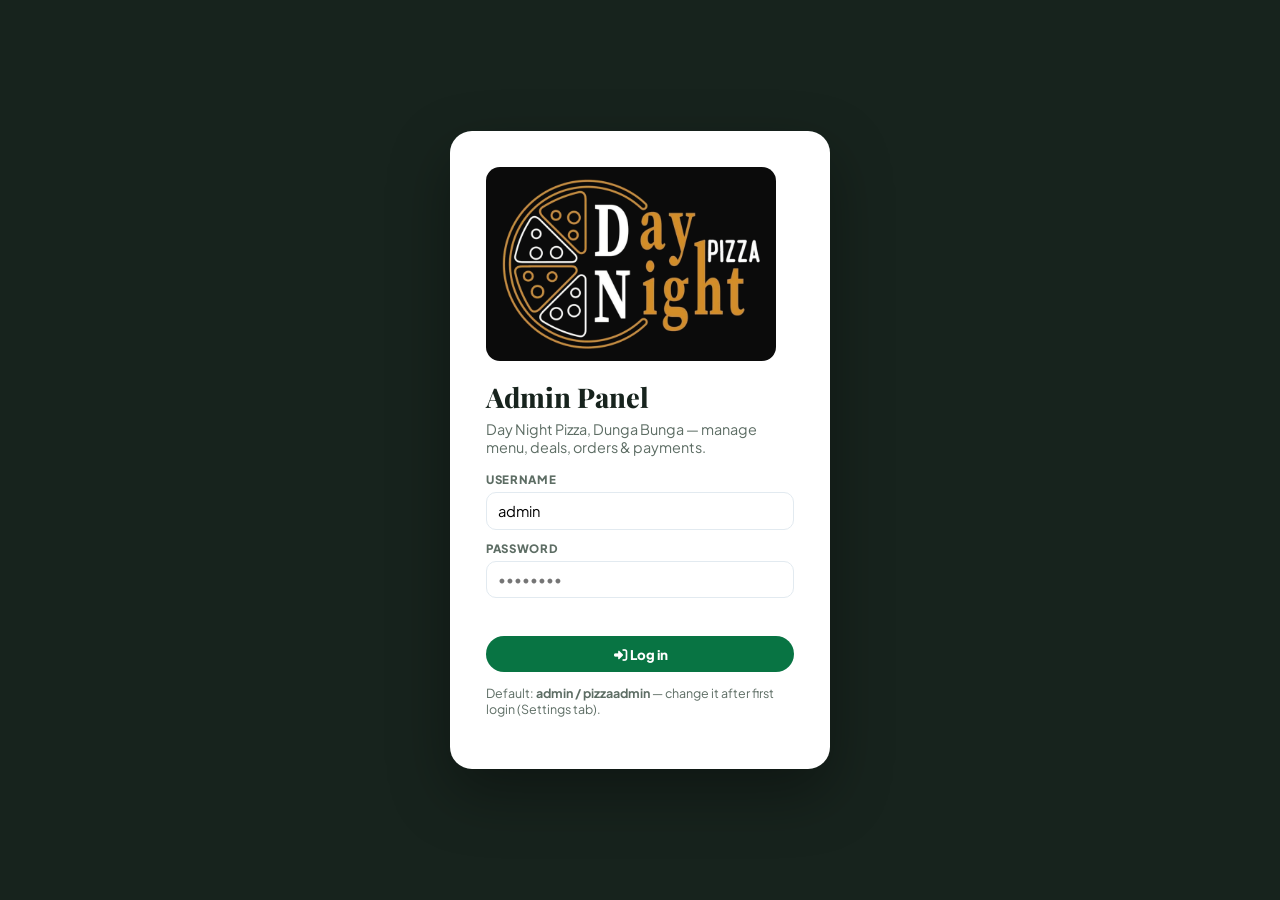
<file: static/admin.html>
<!DOCTYPE html>
<html lang="en">
<head>
<meta charset="UTF-8">
<meta name="viewport" content="width=device-width, initial-scale=1.0">
<title>Day Night Pizza — Admin Panel</title>
<link rel="icon" href="Pizzaimages/daynight-favicon.png">
<link rel="stylesheet" href="assets/fonts/fonts.css">
<link rel="stylesheet" href="assets/fontawesome/css/all.min.css">
<style>
:root{--green:#087443;--green-deep:#0f672f;--forest:#17231d;--forest-2:#173c2b;--ink:#181513;--gold:#d7ad55;--red:#a91117;--cream:#fff8ec;--paper:#fffdf7;--line:#e2eaf0;--muted:#5d6d64}
*{margin:0;padding:0;box-sizing:border-box}
body{font-family:'Plus Jakarta Sans',sans-serif;background:#f4f6f3;color:var(--forest)}
button{font-family:inherit;cursor:pointer}
input,select,textarea{font-family:inherit;font-size:.92rem;border:1.5px solid var(--line);border-radius:10px;padding:.55rem .7rem;width:100%;background:#fff}
label{font-size:.72rem;font-weight:800;letter-spacing:.06em;text-transform:uppercase;color:var(--muted);display:block;margin:.7rem 0 .3rem}
.btn{background:var(--green);color:#fff;border:none;font-weight:800;border-radius:999px;padding:.6rem 1.3rem}
.btn:hover{background:var(--green-deep)}
.btn.dark{background:var(--forest)} .btn.red{background:var(--red)} .btn.gold{background:var(--gold);color:var(--ink)}
.btn.sm{padding:.35rem .9rem;font-size:.8rem}
/* login */
#loginView{min-height:100dvh;display:flex;align-items:center;justify-content:center;background:var(--forest);padding:20px}
.login-card{background:#fff;border-radius:22px;padding:36px;max-width:380px;width:100%;box-shadow:0 24px 60px rgba(0,0,0,.35)}
.login-card img{width:100%;max-width:290px;height:auto;background:#0b0b0b;border-radius:14px;padding:12px 16px;margin-bottom:14px}
.login-card h1{font-family:'Playfair Display',serif;font-size:1.7rem}
.login-card p{color:var(--muted);font-size:.9rem;margin:.3rem 0 1rem}
.err{color:var(--red);font-size:.85rem;font-weight:700;min-height:1.2em}
/* layout */
#appView{display:none;min-height:100dvh;grid-template-columns:230px 1fr}
aside{background:var(--ink);color:#e9e4da;padding:22px 0;position:sticky;top:0;height:100dvh;display:flex;flex-direction:column}
aside .brand{padding:0 20px 18px;border-bottom:1px solid rgba(255,255,255,.12);display:flex;gap:.6rem;align-items:center}
aside .brand img{height:38px}
aside .brand b{font-family:'Playfair Display',serif;color:#fff}
aside nav{padding:14px 10px;display:flex;flex-direction:column;gap:4px}
aside nav button{background:none;border:none;color:#cfc9bd;text-align:left;font-weight:700;font-size:.92rem;padding:.65rem .8rem;border-radius:10px;display:flex;gap:.6rem;align-items:center}
aside nav button:hover{background:rgba(255,255,255,.08);color:#fff}
aside nav button.active{background:var(--green);color:#fff}
aside .logout{margin-top:auto;padding:0 10px}
main{padding:26px 30px;overflow-x:auto}
main h2{font-family:'Playfair Display',serif;font-size:1.8rem;margin-bottom:.2rem}
main .sub{color:var(--muted);margin-bottom:1.2rem;font-size:.92rem}
.tab{display:none}.tab.show{display:block}
.cards{display:grid;grid-template-columns:repeat(auto-fit,minmax(180px,1fr));gap:16px;margin-bottom:22px}
.stat{background:#fff;border:1px solid var(--line);border-radius:16px;padding:18px}
.stat b{font-family:'Playfair Display',serif;font-size:1.9rem;display:block}
.stat span{color:var(--muted);font-size:.82rem;font-weight:700}
table{width:100%;border-collapse:collapse;background:#fff;border:1px solid var(--line);border-radius:14px;overflow:hidden;font-size:.88rem}
th{background:var(--forest);color:#fff;text-align:left;padding:.65rem .8rem;font-size:.75rem;letter-spacing:.05em;text-transform:uppercase}
td{padding:.6rem .8rem;border-top:1px solid var(--line);vertical-align:middle}
td img{width:44px;height:44px;border-radius:8px;object-fit:cover}
.pill{font-size:.7rem;font-weight:800;padding:.25rem .6rem;border-radius:999px;background:#eef3ee;color:var(--forest-2);white-space:nowrap}
.pill.on{background:#e4f8ec;color:var(--green-deep)} .pill.off{background:#fdecec;color:var(--red)}
.pill.st-Pending{background:#fff3d6;color:#8a6100}.pill.st-Delivered{background:#e4f8ec;color:var(--green-deep)}.pill.st-Cancelled{background:#fdecec;color:var(--red)}
.panel{background:#fff;border:1px solid var(--line);border-radius:16px;padding:20px;margin-bottom:20px}
.panel h3{font-family:'Playfair Display',serif;font-size:1.2rem;margin-bottom:.4rem}
.grid2{display:grid;grid-template-columns:1fr 1fr;gap:0 18px}
.grid3{display:grid;grid-template-columns:1fr 1fr 1fr;gap:0 18px}}
.row-actions{display:flex;gap:.4rem}
.icon-btn{border:1.5px solid var(--line);background:#fff;border-radius:8px;width:32px;height:32px;font-size:.8rem}
.icon-btn:hover{border-color:var(--green);color:var(--green-deep)}
.toast{position:fixed;bottom:24px;left:50%;transform:translate(-50%,80px);background:var(--forest);color:#fff;font-weight:700;padding:.7rem 1.3rem;border-radius:999px;transition:.3s;z-index:50}
.toast.show{transform:translate(-50%,0)}
.note{background:var(--cream);border:1px solid #f0dfae;border-radius:12px;padding:.8rem 1rem;font-size:.85rem;margin:.8rem 0}
@media(max-width:860px){#appView{grid-template-columns:1fr}aside{position:static;height:auto}.grid2,.grid3{grid-template-columns:1fr}}
</style>
</head>
<body>

<!-- ================= LOGIN ================= -->
<div id="loginView">
  <form class="login-card" id="loginForm">
    <img src="Pizzaimages/daynight-logo.png" alt="Day Night Pizza">
    <h1>Admin Panel</h1>
    <p>Day Night Pizza, Dunga Bunga — manage menu, deals, orders &amp; payments.</p>
    <label>Username</label>
    <input id="loginUser" autocomplete="username" value="admin">
    <label>Password</label>
    <input id="loginPass" type="password" autocomplete="current-password" placeholder="••••••••">
    <p class="err" id="loginErr"></p>
    <button class="btn" style="width:100%" type="submit"><i class="fa-solid fa-right-to-bracket"></i> Log in</button>
    <p style="margin-top:.8rem;font-size:.78rem">Default: <b>admin / pizzaadmin</b> — change it after first login (Settings tab).</p>
  </form>
</div>

<!-- ================= APP ================= -->
<div id="appView">
  <aside>
    <div class="brand"><img src="Pizzaimages/daynight-emblem.png" alt=""><b>Day Night Pizza<br><small style="font-family:'Plus Jakarta Sans';font-size:.62rem;letter-spacing:.25em;color:var(--gold)">ADMIN</small></b></div>
    <nav id="tabs">
      <button data-tab="dashboard" class="active"><i class="fa-solid fa-gauge"></i> Dashboard</button>
      <button data-tab="products"><i class="fa-solid fa-pizza-slice"></i> Products</button>
      <button data-tab="deals"><i class="fa-solid fa-tags"></i> Deals</button>
      <button data-tab="branches"><i class="fa-solid fa-store"></i> Branches</button>
      <button data-tab="orders"><i class="fa-solid fa-receipt"></i> Orders</button>
      <button data-tab="payments"><i class="fa-solid fa-credit-card"></i> Payments</button>
      <button data-tab="settings"><i class="fa-solid fa-gear"></i> Settings</button>
    </nav>
    <div class="logout">
      <button class="btn dark" id="viewSite" style="width:100%;margin-bottom:.5rem"><i class="fa-solid fa-globe"></i> View Website</button>
      <button class="btn red" id="logoutBtn" style="width:100%"><i class="fa-solid fa-right-from-bracket"></i> Log out</button>
    </div>
  </aside>

  <main>
    <!-- DASHBOARD -->
    <section class="tab show" id="tab-dashboard">
      <h2>Dashboard</h2>
      <p class="sub">Your store at a glance.</p>
      <div class="cards">
        <div class="stat"><b id="stOrders">–</b><span>Total orders</span></div>
        <div class="stat"><b id="stRevenue">–</b><span>Revenue (Rs.)</span></div>
        <div class="stat"><b id="stPending">–</b><span>Pending orders</span></div>
        <div class="stat"><b id="stProducts">–</b><span>Products</span></div>
      </div>
      <div class="panel">
        <h3>Recent orders</h3>
        <div id="recentOrders"></div>
      </div>
    </section>

    <!-- PRODUCTS -->
    <section class="tab" id="tab-products">
      <h2>Products</h2>
      <p class="sub">Add, edit or remove pizzas. Changes appear on the website immediately.</p>
      <div class="panel">
        <h3 id="prodFormTitle">Add a product</h3>
        <form id="prodForm">
          <input type="hidden" id="pId">
          <div class="grid2">
            <div><label>Name</label><input id="pName" required placeholder="e.g. Zinger Pizza"></div>
            <div><label>Tagline</label><input id="pTag" placeholder="Short tasty description"></div>
          </div>
          <div class="grid3">
            <div><label>Small price (Rs.) — optional</label><input id="pSmall" type="number" min="0" placeholder="230"></div>
            <div><label>Medium price (Rs.)</label><input id="pMed" type="number" min="0" placeholder="420"></div>
            <div><label>Large price (Rs.)</label><input id="pLarge" type="number" min="0" placeholder="680"></div>
          </div>
          <label>Product image</label>
          <div style="display:flex;gap:.6rem;align-items:center;flex-wrap:wrap">
            <input id="pImage" placeholder="Pizzaimages/Fajitapizza.png" style="flex:1;min-width:220px">
            <input type="file" id="pFile" accept="image/*" style="width:auto;border:none;padding:0">
            <button type="button" class="btn sm gold" id="pUploadBtn"><i class="fa-solid fa-upload"></i> Upload</button>
          </div>
          <div style="display:flex;gap:1.4rem;margin-top:.9rem;align-items:center;flex-wrap:wrap">
            <label style="margin:0;display:flex;gap:.4rem;align-items:center;text-transform:none;letter-spacing:0;font-size:.88rem"><input type="checkbox" id="pBest" style="width:auto"> Best seller ★</label>
            <label style="margin:0;display:flex;gap:.4rem;align-items:center;text-transform:none;letter-spacing:0;font-size:.88rem"><input type="checkbox" id="pActive" checked style="width:auto"> Visible on website</label>
            <button class="btn" type="submit"><i class="fa-solid fa-floppy-disk"></i> Save product</button>
            <button class="btn dark" type="button" id="pReset">Clear</button>
          </div>
        </form>
      </div>
      <div id="prodTable"></div>
    </section>

    <!-- DEALS -->
    <section class="tab" id="tab-deals">
      <h2>Deals</h2>
      <p class="sub">Combo deals shown on the website's Deals section.</p>
      <div class="panel">
        <h3 id="dealFormTitle">Add a deal</h3>
        <form id="dealForm">
          <input type="hidden" id="dId">
          <div class="grid3">
            <div><label>Badge (emoji + text)</label><input id="dBadge" placeholder="🔥 DEAL 5"></div>
            <div><label>Name</label><input id="dName" required placeholder="Family Night Deal"></div>
            <div><label>Price (Rs.)</label><input id="dPrice" type="number" min="0" required placeholder="1999"></div>
          </div>
          <label>Description</label>
          <input id="dDesc" placeholder="What is included in this deal?">
          <label>Fixed contents (optional — e.g. "Large Tikka Pizza + Large Fajita Pizza")</label>
          <input id="dFixed" placeholder="">
          <label style="margin-top:.9rem;display:flex;gap:.4rem;align-items:center;text-transform:none;letter-spacing:0;font-size:.88rem"><input type="checkbox" id="dActive" checked style="width:auto"> Visible on website</label>
          <p style="margin-top:.8rem"><button class="btn" type="submit"><i class="fa-solid fa-floppy-disk"></i> Save deal</button>
          <button class="btn dark" type="button" id="dReset">Clear</button></p>
        </form>
      </div>
      <div id="dealTable"></div>
    </section>

    <!-- BRANCHES -->
    <section class="tab" id="tab-branches">
      <h2>Branches</h2>
      <p class="sub">Branch cards, phone numbers and opening hours (open/closed status is calculated from these hours).</p>
      <div class="panel">
        <h3 id="branchFormTitle">Add a branch</h3>
        <form id="branchForm">
          <input type="hidden" id="bId">
          <div class="grid2">
            <div><label>Branch name</label><input id="bName" required placeholder="Branch #7"></div>
            <div><label>Short address</label><input id="bShort" placeholder="Main Boulevard, Gulberg"></div>
          </div>
          <label>Full address</label>
          <input id="bAddr" placeholder="Street, area, Lahore">
          <div class="grid3">
            <div><label>Phone</label><input id="bPhone" placeholder="03xx-xxxxxxx"></div>
            <div><label>Opens (24h)</label><input id="bOpen" type="number" min="0" max="23" value="12"></div>
            <div><label>Closes (24h)</label><input id="bClose" type="number" min="0" max="23" value="4"></div>
          </div>
          <label>Timing text (shown on site)</label>
          <input id="bTiming" placeholder="12 PM to 4 AM">
          <label style="margin-top:.9rem;display:flex;gap:.4rem;align-items:center;text-transform:none;letter-spacing:0;font-size:.88rem"><input type="checkbox" id="bActive" checked style="width:auto"> Visible on website</label>
          <p style="margin-top:.8rem"><button class="btn" type="submit"><i class="fa-solid fa-floppy-disk"></i> Save branch</button>
          <button class="btn dark" type="button" id="bReset">Clear</button></p>
        </form>
      </div>
      <div id="branchTable"></div>
    </section>

    <!-- ORDERS -->
    <section class="tab" id="tab-orders">
      <h2>Orders</h2>
      <p class="sub">Every order placed on the website lands here. Update the status as you prepare and deliver.</p>
      <div id="orderTable"></div>
    </section>

    <!-- PAYMENTS -->
    <section class="tab" id="tab-payments">
      <h2>Payment Gateway</h2>
      <p class="sub">Connect a payment provider so customers can pay online at checkout.</p>
      <div class="panel">
        <h3>Gateway settings</h3>
        <form id="payForm">
          <div class="grid2">
            <div><label>Provider</label>
              <select id="payProvider">
                <option value="none">None — Cash on Delivery only</option>
                <option value="stripe">Stripe (cards)</option>
                <option value="jazzcash">JazzCash</option>
                <option value="easypaisa">EasyPaisa</option>
              </select>
            </div>
            <div><label>Currency</label><input id="payCurrency" value="PKR"></div>
          </div>
          <div class="grid2">
            <div><label>Public key / Merchant ID</label><input id="payPublic" placeholder="pk_test_… or merchant id"></div>
            <div><label>Secret key / Password</label><input id="paySecret" type="password" placeholder="Leave blank to keep the saved one"></div>
          </div>
          <div style="display:flex;gap:1.4rem;margin-top:.9rem;flex-wrap:wrap">
            <label style="margin:0;display:flex;gap:.4rem;align-items:center;text-transform:none;letter-spacing:0;font-size:.88rem"><input type="checkbox" id="payEnabled" style="width:auto"> Enable online payments at checkout</label>
            <label style="margin:0;display:flex;gap:.4rem;align-items:center;text-transform:none;letter-spacing:0;font-size:.88rem"><input type="checkbox" id="payTest" checked style="width:auto"> Test mode</label>
          </div>
          <p style="margin-top:1rem"><button class="btn" type="submit"><i class="fa-solid fa-floppy-disk"></i> Save payment settings</button></p>
        </form>
        <div class="note"><b>How it works:</b> the secret key is stored only on the server and is never sent to the website. When a provider is enabled, checkout shows it next to Cash on Delivery. Until you paste <b>live</b> keys and switch off test mode, gateway payments run in <b>demo mode</b> — the order is recorded as "Gateway (demo — not charged)" and no real money moves. Going fully live also needs the provider's hosted payment page/redirect to be wired with your merchant account — keep the keys here and that final hookup is a small step.</div>
      </div>
    </section>

    <!-- SETTINGS -->
    <section class="tab" id="tab-settings">
      <h2>Website Settings</h2>
      <p class="sub">Texts that appear on the homepage — controlled from here.</p>
      <div class="panel">
        <h3>Homepage content</h3>
        <form id="siteForm">
          <label>Store name</label>
          <input id="sStore">
          <label>Hero headline (HTML allowed, e.g. &lt;em&gt;…&lt;/em&gt;)</label>
          <input id="sHeroTitle">
          <label>Hero text</label>
          <textarea id="sHeroLead" rows="3"></textarea>
          <label>Mega Deal banner title</label>
          <input id="sMegaTitle">
          <label>Mega Deal banner text</label>
          <input id="sMegaText">
          <p style="margin-top:1rem"><button class="btn" type="submit"><i class="fa-solid fa-floppy-disk"></i> Save website settings</button></p>
        </form>
      </div>
      <div class="panel">
        <h3>Change admin password</h3>
        <form id="passForm">
          <div class="grid2">
            <div><label>Current password</label><input id="pwCur" type="password"></div>
            <div><label>New password (min 6 characters)</label><input id="pwNew" type="password"></div>
          </div>
          <p style="margin-top:1rem"><button class="btn gold" type="submit"><i class="fa-solid fa-key"></i> Change password</button></p>
        </form>
      </div>
    </section>
  </main>
</div>

<div class="toast" id="toast">Saved</div>

<script>
const $ = id => document.getElementById(id);
let token = localStorage.getItem("pw_admin_token") || "";

async function api(path, opts = {}){
  const res = await fetch(path, { ...opts, headers: { "Content-Type": "application/json",
    ...(token ? { Authorization: "Bearer " + token } : {}), ...(opts.headers || {}) } });
  if (res.status === 401 && token){ logout(); throw new Error("Session expired — log in again"); }
  const data = await res.json().catch(() => ({}));
  if (!res.ok) throw new Error(data.detail || "Request failed");
  return data;
}
let toastTimer;
function toast(msg){ const t = $("toast"); t.textContent = msg; t.classList.add("show");
  clearTimeout(toastTimer); toastTimer = setTimeout(() => t.classList.remove("show"), 2200); }
const esc = s => String(s ?? "").replace(/[&<>"]/g, c => ({ "&":"&amp;", "<":"&lt;", ">":"&gt;", '"':"&quot;" }[c]));

/* ---------- auth ---------- */
function showApp(){ $("loginView").style.display = "none"; $("appView").style.display = "grid"; loadAll(); }
function logout(){ token = ""; localStorage.removeItem("pw_admin_token");
  $("appView").style.display = "none"; $("loginView").style.display = "flex"; }
$("loginForm").addEventListener("submit", async e => {
  e.preventDefault(); $("loginErr").textContent = "";
  try {
    const r = await fetch("/api/admin/login", { method: "POST", headers: { "Content-Type": "application/json" },
      body: JSON.stringify({ username: $("loginUser").value.trim(), password: $("loginPass").value }) });
    const d = await r.json();
    if (!r.ok) throw new Error(d.detail || "Login failed");
    token = d.token; localStorage.setItem("pw_admin_token", token); showApp();
  } catch (err) { $("loginErr").textContent = err.message; }
});
$("logoutBtn").addEventListener("click", () => { api("/api/admin/logout", { method: "POST" }).catch(() => {}); logout(); });
$("viewSite").addEventListener("click", () => window.open("/", "_blank"));

/* ---------- tabs ---------- */
document.querySelectorAll("#tabs button").forEach(b => b.addEventListener("click", () => {
  document.querySelectorAll("#tabs button").forEach(x => x.classList.remove("active"));
  b.classList.add("active");
  document.querySelectorAll(".tab").forEach(t => t.classList.remove("show"));
  $("tab-" + b.dataset.tab).classList.add("show");
  if (b.dataset.tab === "dashboard") loadStats();
  if (b.dataset.tab === "orders") loadOrders();
}));

/* ---------- dashboard ---------- */
async function loadStats(){
  const s = await api("/api/admin/stats");
  $("stOrders").textContent = s.total_orders;
  $("stRevenue").textContent = "Rs. " + Number(s.revenue).toLocaleString();
  $("stPending").textContent = s.pending;
  $("stProducts").textContent = s.products;
  $("recentOrders").innerHTML = s.recent_orders.length ? orderTableHTML(s.recent_orders, false)
    : "<p style='color:var(--muted)'>No orders yet — they will appear here as customers order.</p>";
}
function linkify(t){ return esc(t).replace(/(https?:\/\/[^\s]+)/g, u => `<a href="${u}" target="_blank" rel="noopener" style="color:var(--green);font-weight:700">\u{1F4CD} Live Location</a>`); }
window.__orderCache = {};
function cacheOrders(list){ (list || []).forEach(o => { window.__orderCache[o.id] = o; }); }
const SLIP_PRINT_CSS = "body{font-family:'Courier New',monospace;margin:0;padding:10px;color:#111}.slip{max-width:340px;margin:0 auto}.slip-head{text-align:center}.slip-head img{width:52px;height:52px;border-radius:50%}.slip-head h4{font-size:1.25rem;margin:.2rem 0}.slip-head p{font-size:.72rem;color:#444;line-height:1.5;margin:0}.slip-meta{display:flex;justify-content:space-between;gap:8px;font-size:.74rem;border-top:1px dashed #999;border-bottom:1px dashed #999;padding:.35rem 0;flex-wrap:wrap}.slip-table{width:100%;border-collapse:collapse;font-size:.78rem;margin:.4rem 0}.slip-table th{border-bottom:1px solid #999;text-align:left;padding:.25rem 0}.slip-table td{padding:.28rem 0;border-bottom:1px dotted #bbb;vertical-align:top}.slip-table .c{text-align:center}.slip-table .r{text-align:right}.slip-row{display:flex;justify-content:space-between;font-size:.8rem;padding:.2rem 0}.slip-row.grand{font-size:.95rem;border-top:1.5px solid #111;border-bottom:1.5px solid #111;padding:.35rem 0;margin:.25rem 0}.slip-cust{font-size:.76rem;border-top:1px dashed #999;padding-top:.45rem;line-height:1.55;word-break:break-word}.slip-foot{text-align:center;font-size:.72rem;color:#444;margin-top:.55rem;line-height:1.6}@media print{body{padding:0}}";
function pktTime(s){ try { return new Date(String(s).replace(" ","T") + "Z").toLocaleString("en-GB", { timeZone:"Asia/Karachi", day:"2-digit", month:"short", year:"numeric", hour:"2-digit", minute:"2-digit", hour12:true }); } catch(e) { return s; } }
function buildAdminSlip(o){
  const rows = (o.items || []).map(i=>`<tr><td>${esc(i.name)}${i.detail?` <small>(${esc(i.detail)})</small>`:""}</td><td class="c">${i.qty}</td><td class="r">${i.price}</td><td class="r">${i.price*i.qty}</td></tr>`).join("");
  return `<div class="slip">
    <div class="slip-head"><img src="Pizzaimages/daynight-emblem.png" alt=""><h4>DAY NIGHT PIZZA</h4><p>Main Bazar Thana Road, Dunga Bunga<br>Phone: 0304-7922262</p></div>
    <div class="slip-meta"><span>Token # <b>${o.id}</b></span><span><b>${esc(o.mode)}</b></span></div>
    <div class="slip-meta"><span>Order ID: ${o.id}</span><span>${pktTime(o.created_at)}</span></div>
    <table class="slip-table"><tr><th>Item</th><th class="c">Qty</th><th class="r">Rate</th><th class="r">Total</th></tr>${rows}</table>
    <div class="slip-row"><span>Sub Total</span><b>${o.total} Rs</b></div>
    <div class="slip-row grand"><span>GRAND TOTAL</span><b>${o.total} Rs</b></div>
    <div class="slip-meta"><span>Payment: ${esc(o.payment_method)}</span><span>${esc(o.payment_status)}</span></div>
    <div class="slip-cust"><b>Customer Detail</b><br>${esc(o.customer_name)} · ${esc(o.phone)}<br>${esc(o.address) || "—"}${o.notes ? `<br>${linkify(o.notes)}` : ""}</div>
    <p class="slip-foot">For any complaint &amp; suggestions<br>please contact us at 0304-7922262<br><b>Thank you for ordering!</b></p>
  </div>`;
}
function printOrderSlip(id){
  const o = window.__orderCache[id];
  if (!o) { toast("Order data nahi mila — page refresh karein"); return; }
  const w = window.open("", "_blank", "width=430,height=680");
  if (!w) { toast("Popup blocked — allow popups to print the slip"); return; }
  w.document.write(`<!DOCTYPE html><html><head><title>Day Night Pizza — Slip #${o.id}</title><style>${SLIP_PRINT_CSS}</style></head><body>${buildAdminSlip(o)}</body></html>`);
  w.document.close(); w.focus();
  setTimeout(()=>{ try { w.print(); } catch(e) {} }, 400);
}
function itemsText(items){ return items.map(i => `${i.qty} × ${i.name} (${i.detail})`).join(", "); }
function orderTableHTML(list, withActions = true){
  cacheOrders(list);
  return `<table><tr><th>#</th><th>When</th><th>Customer</th><th>Items</th><th>Total</th><th>Payment</th><th>Status</th>${withActions ? "<th></th>" : ""}</tr>`
    + list.map(o => `<tr>
      <td><b>#${o.id}</b></td>
      <td style="white-space:nowrap">${esc(o.created_at).slice(0,16)} UTC</td>
      <td><b>${esc(o.customer_name)}</b><br><small>${esc(o.phone)} · ${esc(o.mode)}<br>${esc(o.branch)}</small></td>
      <td style="max-width:300px">${esc(itemsText(o.items))}<br><small>${esc(o.address)}</small>${o.notes ? `<br><small>${linkify(o.notes)}</small>` : ""}</td>
      <td><b>Rs. ${Number(o.total).toLocaleString()}</b></td>
      <td><small>${esc(o.payment_method)}<br>${esc(o.payment_status)}</small></td>
      <td>${withActions
        ? `<select onchange="setStatus(${o.id}, this.value)" style="width:auto;padding:.35rem .5rem">${["Pending","Confirmed","Preparing","On the way","Delivered","Cancelled"].map(st => `<option ${st === o.status ? "selected" : ""}>${st}</option>`).join("")}</select>`
        : `<span class="pill st-${o.status}">${esc(o.status)}</span>`}</td>
      ${withActions ? `<td style="white-space:nowrap"><button class="icon-btn" title="Print / download slip" onclick="printOrderSlip(${o.id})"><i class="fa-solid fa-print"></i></button> <button class="icon-btn" title="Delete" onclick="delOrder(${o.id})"><i class="fa-solid fa-trash"></i></button></td>` : ""}
    </tr>`).join("") + "</table>";
}
async function loadOrders(){ const list = await api("/api/admin/orders");
  $("orderTable").innerHTML = list.length ? orderTableHTML(list) : "<p style='color:var(--muted)'>No orders yet.</p>"; }
async function setStatus(id, status){ await api(`/api/admin/orders/${id}/status`, { method: "PUT", body: JSON.stringify({ status }) }); toast("Order #" + id + " → " + status); }
async function delOrder(id){ if (!confirm("Delete order #" + id + "?")) return;
  await api(`/api/admin/orders/${id}`, { method: "DELETE" }); toast("Order deleted"); loadOrders(); loadStats(); }

/* ---------- products ---------- */
let products = [];
async function loadProducts(){
  products = await api("/api/admin/products");
  $("prodTable").innerHTML = `<table><tr><th></th><th>Name</th><th>Prices (S/M/L)</th><th>Best</th><th>Visible</th><th></th></tr>`
    + products.map(p => `<tr>
      <td><img src="${esc(p.image)}" alt=""></td>
      <td><b>${esc(p.name)}</b><br><small>${esc(p.tagline)}</small></td>
      <td>${p.prices.map(x => "Rs. " + x).join(" / ")}</td>
      <td>${p.best_seller ? "★" : "—"}</td>
      <td><span class="pill ${p.active ? "on" : "off"}">${p.active ? "Visible" : "Hidden"}</span></td>
      <td><div class="row-actions">
        <button class="icon-btn" onclick="editProduct(${p.id})"><i class="fa-solid fa-pen"></i></button>
        <button class="icon-btn" onclick="delProduct(${p.id})"><i class="fa-solid fa-trash"></i></button>
      </div></td></tr>`).join("") + "</table>";
}
function productPrices(){
  const s = $("pSmall").value, m = $("pMed").value, l = $("pLarge").value;
  const arr = [s, m, l].filter(v => v !== "").map(Number);
  return arr;
}
$("prodForm").addEventListener("submit", async e => {
  e.preventDefault();
  const prices = productPrices();
  if (prices.length < 2) { toast("Give at least two prices (e.g. Medium + Large)"); return; }
  const body = { name: $("pName").value.trim(), tagline: $("pTag").value.trim(), image: $("pImage").value.trim(),
    prices, best_seller: $("pBest").checked, active: $("pActive").checked };
  const id = $("pId").value;
  await api(id ? `/api/admin/products/${id}` : "/api/admin/products",
    { method: id ? "PUT" : "POST", body: JSON.stringify(body) });
  toast("Product saved"); resetProductForm(); loadProducts(); loadStats();
});
function editProduct(id){
  const p = products.find(x => x.id === id); if (!p) return;
  $("pId").value = p.id; $("pName").value = p.name; $("pTag").value = p.tagline; $("pImage").value = p.image;
  const pr = p.prices;
  $("pSmall").value = pr.length === 3 ? pr[0] : ""; $("pMed").value = pr.length === 3 ? pr[1] : pr[0];
  $("pLarge").value = pr.length === 3 ? pr[2] : pr[1];
  $("pBest").checked = !!p.best_seller; $("pActive").checked = !!p.active;
  $("prodFormTitle").textContent = "Edit product — " + p.name;
  window.scrollTo({ top: 0, behavior: "smooth" });
}
async function delProduct(id){ if (!confirm("Delete this product?")) return;
  await api(`/api/admin/products/${id}`, { method: "DELETE" }); toast("Product deleted"); loadProducts(); }
function resetProductForm(){ $("prodForm").reset(); $("pId").value = ""; $("pActive").checked = true;
  $("prodFormTitle").textContent = "Add a product"; }
$("pReset").addEventListener("click", resetProductForm);
$("pUploadBtn").addEventListener("click", async () => {
  const f = $("pFile").files[0];
  if (!f) { toast("Choose an image file first"); return; }
  const fd = new FormData(); fd.append("file", f);
  const res = await fetch("/api/admin/upload", { method: "POST",
    headers: { Authorization: "Bearer " + token }, body: fd });
  const d = await res.json();
  if (!res.ok) { toast(d.detail || "Upload failed"); return; }
  $("pImage").value = d.path; toast("Image uploaded");
});

/* ---------- deals ---------- */
let deals = [];
async function loadDeals(){
  deals = await api("/api/admin/deals");
  $("dealTable").innerHTML = `<table><tr><th>Badge</th><th>Name</th><th>Price</th><th>Visible</th><th></th></tr>`
    + deals.map(d => `<tr><td>${esc(d.badge)}</td><td><b>${esc(d.name)}</b><br><small>${esc(d.description)}</small></td>
      <td><b>Rs. ${Number(d.price).toLocaleString()}</b></td>
      <td><span class="pill ${d.active ? "on" : "off"}">${d.active ? "Visible" : "Hidden"}</span></td>
      <td><div class="row-actions">
        <button class="icon-btn" onclick="editDeal(${d.id})"><i class="fa-solid fa-pen"></i></button>
        <button class="icon-btn" onclick="delDeal(${d.id})"><i class="fa-solid fa-trash"></i></button>
      </div></td></tr>`).join("") + "</table>";
}
$("dealForm").addEventListener("submit", async e => {
  e.preventDefault();
  const old = deals.find(x => x.id == $("dId").value) || {};
  const body = { badge: $("dBadge").value.trim(), name: $("dName").value.trim(), description: $("dDesc").value.trim(),
    price: Number($("dPrice").value), fixed: $("dFixed").value.trim(), active: $("dActive").checked,
    visual: old.visual || [], selects: old.selects || [] };
  const id = $("dId").value;
  await api(id ? `/api/admin/deals/${id}` : "/api/admin/deals", { method: id ? "PUT" : "POST", body: JSON.stringify(body) });
  toast("Deal saved"); resetDealForm(); loadDeals();
});
function editDeal(id){ const d = deals.find(x => x.id === id); if (!d) return;
  $("dId").value = d.id; $("dBadge").value = d.badge; $("dName").value = d.name; $("dDesc").value = d.description;
  $("dPrice").value = d.price; $("dFixed").value = d.fixed || ""; $("dActive").checked = !!d.active;
  $("dealFormTitle").textContent = "Edit deal — " + d.name; window.scrollTo({ top: 0, behavior: "smooth" }); }
async function delDeal(id){ if (!confirm("Delete this deal?")) return;
  await api(`/api/admin/deals/${id}`, { method: "DELETE" }); toast("Deal deleted"); loadDeals(); }
function resetDealForm(){ $("dealForm").reset(); $("dId").value = ""; $("dActive").checked = true;
  $("dealFormTitle").textContent = "Add a deal"; }
$("dReset").addEventListener("click", resetDealForm);

/* ---------- branches ---------- */
let branches = [];
async function loadBranches(){
  branches = await api("/api/admin/branches");
  $("branchTable").innerHTML = `<table><tr><th>Branch</th><th>Phone</th><th>Hours</th><th>Visible</th><th></th></tr>`
    + branches.map(b => `<tr><td><b>${esc(b.name)}</b><br><small>${esc(b.short_address)}</small></td>
      <td>${esc(b.phone)}</td><td>${esc(b.timing)}<br><small>${b.open_hour}:00 → ${b.close_hour}:00</small></td>
      <td><span class="pill ${b.active ? "on" : "off"}">${b.active ? "Visible" : "Hidden"}</span></td>
      <td><div class="row-actions">
        <button class="icon-btn" onclick="editBranch(${b.id})"><i class="fa-solid fa-pen"></i></button>
        <button class="icon-btn" onclick="delBranch(${b.id})"><i class="fa-solid fa-trash"></i></button>
      </div></td></tr>`).join("") + "</table>";
}
$("branchForm").addEventListener("submit", async e => {
  e.preventDefault();
  const body = { name: $("bName").value.trim(), short_address: $("bShort").value.trim(), address: $("bAddr").value.trim(),
    phone: $("bPhone").value.trim(), timing: $("bTiming").value.trim(),
    open_hour: Number($("bOpen").value), close_hour: Number($("bClose").value), active: $("bActive").checked };
  const id = $("bId").value;
  await api(id ? `/api/admin/branches/${id}` : "/api/admin/branches", { method: id ? "PUT" : "POST", body: JSON.stringify(body) });
  toast("Branch saved"); resetBranchForm(); loadBranches();
});
function editBranch(id){ const b = branches.find(x => x.id === id); if (!b) return;
  $("bId").value = b.id; $("bName").value = b.name; $("bShort").value = b.short_address; $("bAddr").value = b.address;
  $("bPhone").value = b.phone; $("bTiming").value = b.timing; $("bOpen").value = b.open_hour; $("bClose").value = b.close_hour;
  $("bActive").checked = !!b.active; $("branchFormTitle").textContent = "Edit branch — " + b.name;
  window.scrollTo({ top: 0, behavior: "smooth" }); }
async function delBranch(id){ if (!confirm("Delete this branch?")) return;
  await api(`/api/admin/branches/${id}`, { method: "DELETE" }); toast("Branch deleted"); loadBranches(); }
function resetBranchForm(){ $("branchForm").reset(); $("bId").value = ""; $("bActive").checked = true;
  $("bOpen").value = 12; $("bClose").value = 4; $("branchFormTitle").textContent = "Add a branch"; }
$("bReset").addEventListener("click", resetBranchForm);

/* ---------- payments + site settings ---------- */
async function loadSettings(){
  const s = await api("/api/admin/settings");
  $("sStore").value = s.store_name || ""; $("sHeroTitle").value = s.hero_title || "";
  $("sHeroLead").value = s.hero_lead || ""; $("sMegaTitle").value = s.mega_title || ""; $("sMegaText").value = s.mega_text || "";
  $("payProvider").value = s.pay_provider || "none"; $("payCurrency").value = s.pay_currency || "PKR";
  $("payPublic").value = s.pay_public_key || ""; $("payEnabled").checked = s.pay_enabled === "1";
  $("payTest").checked = s.pay_test_mode === "1";
  $("paySecret").placeholder = s.pay_secret_key_set ? "Saved on server — leave blank to keep it" : "sk_… / gateway secret";
}
$("payForm").addEventListener("submit", async e => {
  e.preventDefault();
  const values = { pay_provider: $("payProvider").value, pay_currency: $("payCurrency").value.trim(),
    pay_public_key: $("payPublic").value.trim(), pay_enabled: $("payEnabled").checked ? "1" : "0",
    pay_test_mode: $("payTest").checked ? "1" : "0" };
  if ($("paySecret").value.trim()) values.pay_secret_key = $("paySecret").value.trim();
  await api("/api/admin/settings", { method: "PUT", body: JSON.stringify({ values }) });
  $("paySecret").value = ""; toast("Payment settings saved"); loadSettings();
});
$("siteForm").addEventListener("submit", async e => {
  e.preventDefault();
  const values = { store_name: $("sStore").value, hero_title: $("sHeroTitle").value, hero_lead: $("sHeroLead").value,
    mega_title: $("sMegaTitle").value, mega_text: $("sMegaText").value };
  await api("/api/admin/settings", { method: "PUT", body: JSON.stringify({ values }) });
  toast("Website settings saved");
});
$("passForm").addEventListener("submit", async e => {
  e.preventDefault();
  try {
    await api("/api/admin/change-password", { method: "POST",
      body: JSON.stringify({ current: $("pwCur").value, new: $("pwNew").value }) });
    $("passForm").reset(); toast("Password changed");
  } catch (err) { toast(err.message); }
});

/* ---------- boot ---------- */
function loadAll(){ loadStats(); loadProducts(); loadDeals(); loadBranches(); loadOrders(); loadSettings(); }
if (token) { showApp(); }
</script>
</body>
</html>
</file>
<file: static/assets/fonts/fonts.css>
@font-face {
  font-family: 'Playfair Display';
  font-style: italic;
  font-weight: 600;
  font-display: swap;
  src: url(PlayfairDisplay-600-italic.woff2) format('woff2');
  unicode-range: U+0000-00FF, U+0131, U+0152-0153, U+02BB-02BC, U+02C6, U+02DA, U+02DC, U+0304, U+0308, U+0329, U+2000-206F, U+20AC, U+2122, U+2191, U+2193, U+2212, U+2215, U+FEFF, U+FFFD;
}
@font-face {
  font-family: 'Playfair Display';
  font-style: normal;
  font-weight: 600;
  font-display: swap;
  src: url(PlayfairDisplay-600.woff2) format('woff2');
  unicode-range: U+0000-00FF, U+0131, U+0152-0153, U+02BB-02BC, U+02C6, U+02DA, U+02DC, U+0304, U+0308, U+0329, U+2000-206F, U+20AC, U+2122, U+2191, U+2193, U+2212, U+2215, U+FEFF, U+FFFD;
}
@font-face {
  font-family: 'Playfair Display';
  font-style: normal;
  font-weight: 800;
  font-display: swap;
  src: url(PlayfairDisplay-800.woff2) format('woff2');
  unicode-range: U+0000-00FF, U+0131, U+0152-0153, U+02BB-02BC, U+02C6, U+02DA, U+02DC, U+0304, U+0308, U+0329, U+2000-206F, U+20AC, U+2122, U+2191, U+2193, U+2212, U+2215, U+FEFF, U+FFFD;
}
@font-face {
  font-family: 'Plus Jakarta Sans';
  font-style: normal;
  font-weight: 400;
  font-display: swap;
  src: url(PlusJakartaSans-400.woff2) format('woff2');
  unicode-range: U+0000-00FF, U+0131, U+0152-0153, U+02BB-02BC, U+02C6, U+02DA, U+02DC, U+0304, U+0308, U+0329, U+2000-206F, U+20AC, U+2122, U+2191, U+2193, U+2212, U+2215, U+FEFF, U+FFFD;
}
@font-face {
  font-family: 'Plus Jakarta Sans';
  font-style: normal;
  font-weight: 500;
  font-display: swap;
  src: url(PlusJakartaSans-500.woff2) format('woff2');
  unicode-range: U+0000-00FF, U+0131, U+0152-0153, U+02BB-02BC, U+02C6, U+02DA, U+02DC, U+0304, U+0308, U+0329, U+2000-206F, U+20AC, U+2122, U+2191, U+2193, U+2212, U+2215, U+FEFF, U+FFFD;
}
@font-face {
  font-family: 'Plus Jakarta Sans';
  font-style: normal;
  font-weight: 600;
  font-display: swap;
  src: url(PlusJakartaSans-600.woff2) format('woff2');
  unicode-range: U+0000-00FF, U+0131, U+0152-0153, U+02BB-02BC, U+02C6, U+02DA, U+02DC, U+0304, U+0308, U+0329, U+2000-206F, U+20AC, U+2122, U+2191, U+2193, U+2212, U+2215, U+FEFF, U+FFFD;
}
@font-face {
  font-family: 'Plus Jakarta Sans';
  font-style: normal;
  font-weight: 700;
  font-display: swap;
  src: url(PlusJakartaSans-700.woff2) format('woff2');
  unicode-range: U+0000-00FF, U+0131, U+0152-0153, U+02BB-02BC, U+02C6, U+02DA, U+02DC, U+0304, U+0308, U+0329, U+2000-206F, U+20AC, U+2122, U+2191, U+2193, U+2212, U+2215, U+FEFF, U+FFFD;
}
@font-face {
  font-family: 'Plus Jakarta Sans';
  font-style: normal;
  font-weight: 800;
  font-display: swap;
  src: url(PlusJakartaSans-800.woff2) format('woff2');
  unicode-range: U+0000-00FF, U+0131, U+0152-0153, U+02BB-02BC, U+02C6, U+02DA, U+02DC, U+0304, U+0308, U+0329, U+2000-206F, U+20AC, U+2122, U+2191, U+2193, U+2212, U+2215, U+FEFF, U+FFFD;
}
</file>
